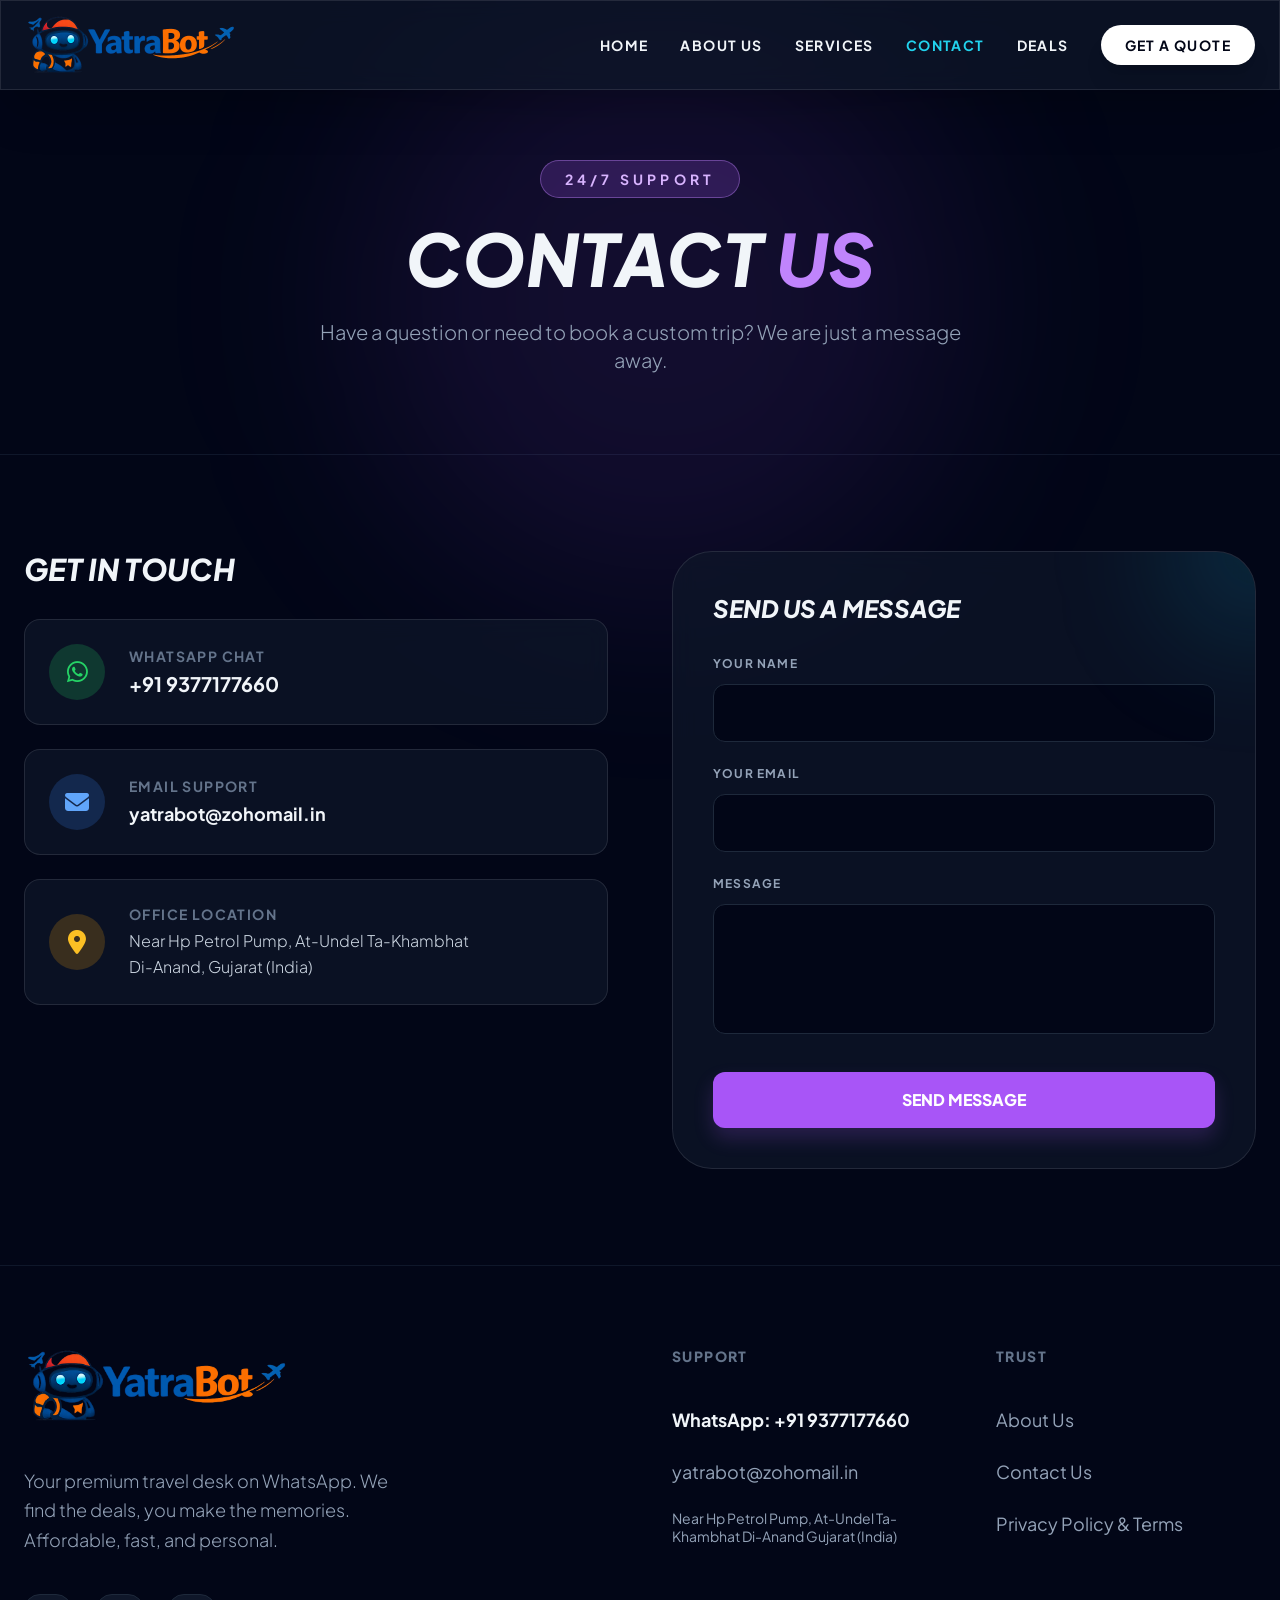
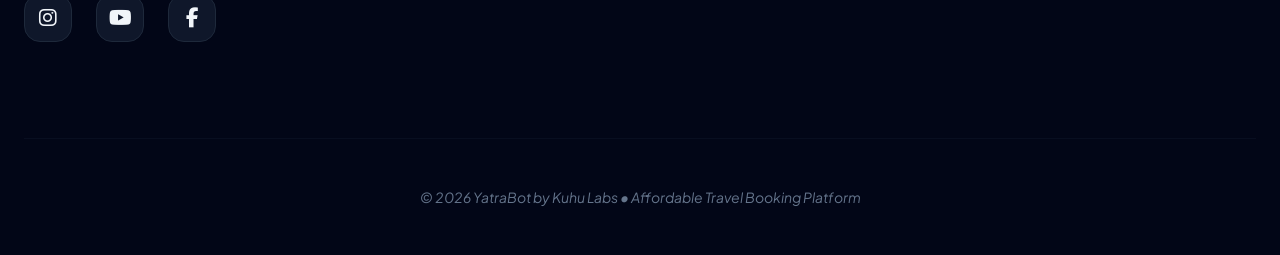
<file: contact.html>
<!DOCTYPE html>
<html lang="en">

<head>
    <meta charset="UTF-8">
    <meta name="viewport" content="width=device-width, initial-scale=1.0">
    <title>Contact Us - YatraBot | 24/7 Travel Support</title>
    
    <!-- Primary Meta Tags -->
    <meta name="title" content="Contact Us - YatraBot | 24/7 Travel Support">
    <meta name="description" content="Get in touch with YatraBot for customized holiday packages, flight bookings, and 24/7 WhatsApp travel support. We are here to help.">
    <meta name="keywords" content="contact YatraBot, travel support, WhatsApp travel agent, book holiday, Gujarat travel agency">
    <link rel="canonical" href="https://yatrabot.com/contact.html">
    <link rel="icon" type="image/png" href="image/fevicon.png">

    <!-- Open Graph / Facebook / WhatsApp -->
    <meta property="og:type" content="website">
    <meta property="og:url" content="https://yatrabot.com/contact.html">
    <meta property="og:title" content="Contact Us - YatraBot">
    <meta property="og:description" content="Message us directly on WhatsApp for instant quotes and booking support. Your dream vacation is a text away!">
    <meta property="og:image" content="https://yatrabot.com/image/logo.png">

    <!-- Twitter -->
    <meta property="twitter:card" content="summary_large_image">
    <meta property="twitter:url" content="https://yatrabot.com/contact.html">
    <meta property="twitter:title" content="Contact Us - YatraBot">
    <meta property="twitter:description" content="Message us directly on WhatsApp for instant quotes and booking support. Your dream vacation is a text away!">
    <meta property="twitter:image" content="https://yatrabot.com/image/logo.png">
    <link rel="stylesheet" href="style.css">
    <link href="https://unpkg.com/aos@2.3.1/dist/aos.css" rel="stylesheet">
    <link rel="stylesheet" href="https://cdnjs.cloudflare.com/ajax/libs/font-awesome/6.4.0/css/all.min.css">
    <style>
        @import url('https://fonts.googleapis.com/css2?family=Plus+Jakarta+Sans:ital,wght@0,200;0,400;0,700;0,800;1,400&display=swap');

        body {
            font-family: 'Plus Jakarta Sans', sans-serif;
            background-color: #020617;
            color: #f1f5f9;
        }

        .glass {
            background: rgba(15, 23, 42, 0.7);
            backdrop-filter: blur(12px);
            border: 1px solid rgba(255, 255, 255, 0.1);
        }
    </style>
</head>

<body class="overflow-x-hidden">

    <!-- Navigation -->
    <nav id="navbar" class="fixed w-full z-[100] transition-all duration-300 py-3 glass shadow-2xl border-b border-slate-800">
        <div class="max-w-7xl mx-auto px-6 flex justify-between items-center">
            <div class="flex items-center cursor-pointer">
                <a href="index.html"><img src="image/logo.png" alt="YatraBot Logo" class="h-16 w-auto object-contain"></a>
            </div>
            <div class="hidden md:flex items-center gap-8 text-sm font-bold uppercase tracking-widest">
                <a href="index.html" class="hover:text-cyan-400 transition-colors">Home</a>
                <a href="about.html" class="hover:text-cyan-400 transition-colors">About Us</a>
                <a href="index.html#services" class="hover:text-cyan-400 transition-colors">Services</a>
                <a href="contact.html" class="text-cyan-400">Contact</a>
                <a href="index.html#deals" class="hover:text-cyan-400 transition-colors">Deals</a>
                <a href="https://wa.me/message/462IELCOVSHBL1"
                    class="bg-white text-slate-950 px-6 py-2.5 rounded-full hover:bg-cyan-400 transition-all active:scale-95 shadow-xl">Get
                    a Quote</a>
            </div>
            <button class="md:hidden text-white text-2xl" onclick="toggleMenu()"><i class="fas fa-bars"></i></button>
        </div>
    </nav>

    <!-- Mobile Menu Overlay -->
    <div id="mobile-menu"
        class="fixed inset-0 bg-slate-950 z-[110] flex flex-col items-center justify-center gap-8 hidden">
        <button class="absolute top-8 right-8 text-white text-3xl" onclick="toggleMenu()"><i class="fas fa-times"></i></button>
        <a href="index.html" class="text-3xl font-bold" onclick="toggleMenu()">Home</a>
        <a href="about.html" class="text-3xl font-bold" onclick="toggleMenu()">About Us</a>
        <a href="index.html#services" class="text-3xl font-bold" onclick="toggleMenu()">Services</a>
        <a href="index.html#deals" class="text-3xl font-bold" onclick="toggleMenu()">Hot Deals</a>
        <a href="contact.html" class="text-3xl font-bold text-cyan-400" onclick="toggleMenu()">Contact</a>
        <a href="https://wa.me/message/462IELCOVSHBL1" class="bg-cyan-500 text-slate-950 px-10 py-4 rounded-2xl font-black">CHAT WHATSAPP</a>
    </div>

    <!-- Page Header -->
    <section class="pt-40 pb-20 relative border-b border-slate-900">
        <div class="absolute top-0 right-1/4 w-[600px] h-[600px] bg-purple-500/10 rounded-full blur-[100px] pointer-events-none"></div>
        <div class="max-w-7xl mx-auto px-6 relative z-10 text-center" data-aos="fade-up" data-aos-duration="1000">
            <span class="inline-block bg-purple-500/20 border border-purple-400/40 text-purple-300 text-sm font-bold uppercase tracking-[0.3em] px-6 py-2 rounded-full mb-6">24/7 Support</span>
            <h1 class="text-5xl md:text-7xl font-black mb-6 uppercase italic">Contact <span class="text-purple-400">Us</span></h1>
            <p class="text-xl text-slate-400 font-light max-w-2xl mx-auto">Have a question or need to book a custom trip? We are just a message away.</p>
        </div>
    </section>

    <!-- Content Section -->
    <section class="py-24 max-w-7xl mx-auto px-6" data-aos="fade-up" data-aos-duration="1000">
        <div class="grid md:grid-cols-2 gap-16">
            
            <!-- Contact Details -->
            <div>
                <h3 class="text-3xl font-black uppercase italic mb-8">Get in Touch</h3>
                
                <div class="space-y-6">
                    <a href="https://wa.me/message/462IELCOVSHBL1" class="glass p-6 rounded-2xl flex items-center gap-6 hover:border-cyan-400 transition-colors group">
                        <div class="w-14 h-14 bg-[#25D366]/20 rounded-full flex items-center justify-center text-[#25D366] group-hover:scale-110 transition-transform">
                            <i class="fab fa-whatsapp text-2xl"></i>
                        </div>
                        <div>
                            <h4 class="text-sm font-bold uppercase tracking-widest text-slate-500 mb-1">WhatsApp Chat</h4>
                            <p class="text-xl font-bold">+91 9377177660</p>
                        </div>
                    </a>
                    
                    <div class="glass p-6 rounded-2xl flex items-center gap-6">
                        <div class="w-14 h-14 bg-blue-500/20 rounded-full flex items-center justify-center text-blue-400">
                            <i class="fas fa-envelope text-2xl"></i>
                        </div>
                        <div>
                            <h4 class="text-sm font-bold uppercase tracking-widest text-slate-500 mb-1">Email Support</h4>
                            <p class="text-lg font-bold">yatrabot@zohomail.in</p>
                        </div>
                    </div>
                    
                    <div class="glass p-6 rounded-2xl flex items-center gap-6">
                        <div class="w-14 h-14 bg-amber-500/20 rounded-full flex items-center justify-center text-amber-400">
                            <i class="fas fa-map-marker-alt text-2xl"></i>
                        </div>
                        <div>
                            <h4 class="text-sm font-bold uppercase tracking-widest text-slate-500 mb-1">Office Location</h4>
                            <p class="text-slate-300 font-light leading-relaxed">Near Hp Petrol Pump, At-Undel Ta-Khambhat<br>Di-Anand, Gujarat (India)</p>
                        </div>
                    </div>
                </div>
            </div>

            <!-- Simple Form -->
            <div class="glass p-10 rounded-[2.5rem] relative overflow-hidden">
                <div class="absolute -top-20 -right-20 w-40 h-40 bg-cyan-500/20 rounded-full blur-3xl"></div>
                <h3 class="text-2xl font-black uppercase italic mb-8">Send us a message</h3>
                <form id="contactForm" onsubmit="submitContact(event)">
                    <div class="mb-6">
                        <label class="block text-xs font-bold uppercase tracking-widest text-slate-400 mb-3">Your Name</label>
                        <input type="text" id="contactName" required class="w-full bg-slate-950 border border-slate-800 rounded-xl py-4 px-6 text-white focus:outline-none focus:border-purple-400 transition-colors">
                    </div>
                    <div class="mb-6">
                        <label class="block text-xs font-bold uppercase tracking-widest text-slate-400 mb-3">Your Email</label>
                        <input type="email" id="contactEmail" required class="w-full bg-slate-950 border border-slate-800 rounded-xl py-4 px-6 text-white focus:outline-none focus:border-purple-400 transition-colors">
                    </div>
                    <div class="mb-8">
                        <label class="block text-xs font-bold uppercase tracking-widest text-slate-400 mb-3">Message</label>
                        <textarea id="contactMessage" rows="4" required class="w-full bg-slate-950 border border-slate-800 rounded-xl py-4 px-6 text-white focus:outline-none focus:border-purple-400 transition-colors resize-none"></textarea>
                    </div>
                    <button type="submit" class="w-full bg-purple-500 text-white py-4 rounded-xl font-black hover:bg-purple-400 transition-all shadow-[0_10px_20px_rgba(168,85,247,0.2)] active:scale-95">
                        SEND MESSAGE
                    </button>
                </form>
            </div>

        </div>
    </section>

    <!-- Footer -->
    <footer class="bg-[#020617] pt-20 pb-12 border-t border-slate-900">
        <div class="max-w-7xl mx-auto px-6">
            <div class="grid md:grid-cols-4 gap-16 mb-24">
                <div class="col-span-2">
                    <div class="flex items-center mb-10">
                        <img src="image/logo.png" alt="YatraBot Logo" class="h-20 w-auto object-contain" loading="lazy">
                    </div>
                    <p class="text-slate-400 text-lg font-light leading-relaxed max-w-sm mb-10">Your premium travel desk
                        on WhatsApp. We find the deals, you make the memories. Affordable, fast, and personal.</p>
                    <div class="flex gap-6">
                        <a href="https://instagram.com/yatra_bot" target="_blank" class="w-12 h-12 bg-slate-900 border border-slate-800 rounded-2xl flex items-center justify-center hover:bg-cyan-500 hover:text-slate-950 transition-all"><i class="fab fa-instagram text-xl"></i></a>
                        <a href="https://youtube.com/@yatra_bot" target="_blank" class="w-12 h-12 bg-slate-900 border border-slate-800 rounded-2xl flex items-center justify-center hover:bg-cyan-500 hover:text-slate-950 transition-all"><i class="fab fa-youtube text-xl"></i></a>
                        <a href="https://facebook.com/yatrabot" target="_blank" class="w-12 h-12 bg-slate-900 border border-slate-800 rounded-2xl flex items-center justify-center hover:bg-cyan-500 hover:text-slate-950 transition-all"><i class="fab fa-facebook-f text-xl"></i></a>
                    </div>
                </div>
                <div>
                    <h5 class="text-sm font-black uppercase tracking-widest text-slate-500 mb-10">Support</h5>
                    <ul class="space-y-6 text-lg">
                        <li class="font-bold">WhatsApp: +91 9377177660</li>
                        <li class="text-slate-400">yatrabot@zohomail.in</li>
                        <li class="text-slate-400 text-sm leading-tight">Near Hp Petrol Pump, At-Undel Ta-Khambhat
                            Di-Anand Gujarat (India)</li>
                    </ul>
                </div>
                <div>
                    <h5 class="text-sm font-black uppercase tracking-widest text-slate-500 mb-10">Trust</h5>
                    <ul class="space-y-6 text-lg text-slate-400">
                        <li><a href="about.html" class="hover:text-cyan-400 transition-colors">About Us</a></li>
                        <li><a href="contact.html" class="hover:text-cyan-400 transition-colors">Contact Us</a></li>
                        <li><a href="privacy.html" class="hover:text-cyan-400 transition-colors">Privacy Policy & Terms</a></li>
                    </ul>
                </div>
            </div>
            <div class="pt-12 border-t border-slate-900/50 text-center">
                <p class="text-slate-500 text-sm italic">© 2026 YatraBot by Kuhu Labs • Affordable Travel Booking
                    Platform</p>
            </div>
        </div>
    </footer>

    <script src="https://unpkg.com/aos@2.3.1/dist/aos.js"></script>
    <script>
        AOS.init({ once: true, offset: 50 });
        function toggleMenu() {
            document.getElementById('mobile-menu').classList.toggle('hidden');
        }
        
        function submitContact(e) {
            e.preventDefault();
            const name = document.getElementById('contactName').value;
            const email = document.getElementById('contactEmail').value;
            const msg = document.getElementById('contactMessage').value;
            
            const whatsappMsg = `Hi YatraBot Support!\n\n*Name:* ${name}\n*Email:* ${email}\n\n*Message:*\n${msg}`;
            const encodedMsg = encodeURIComponent(whatsappMsg);
            
            alert("We are redirecting you to WhatsApp to send this message securely.");
            window.open(`https://wa.me/919377177660?text=${encodedMsg}`, '_blank');
        }
    </script>
</body>

</html>
</file>
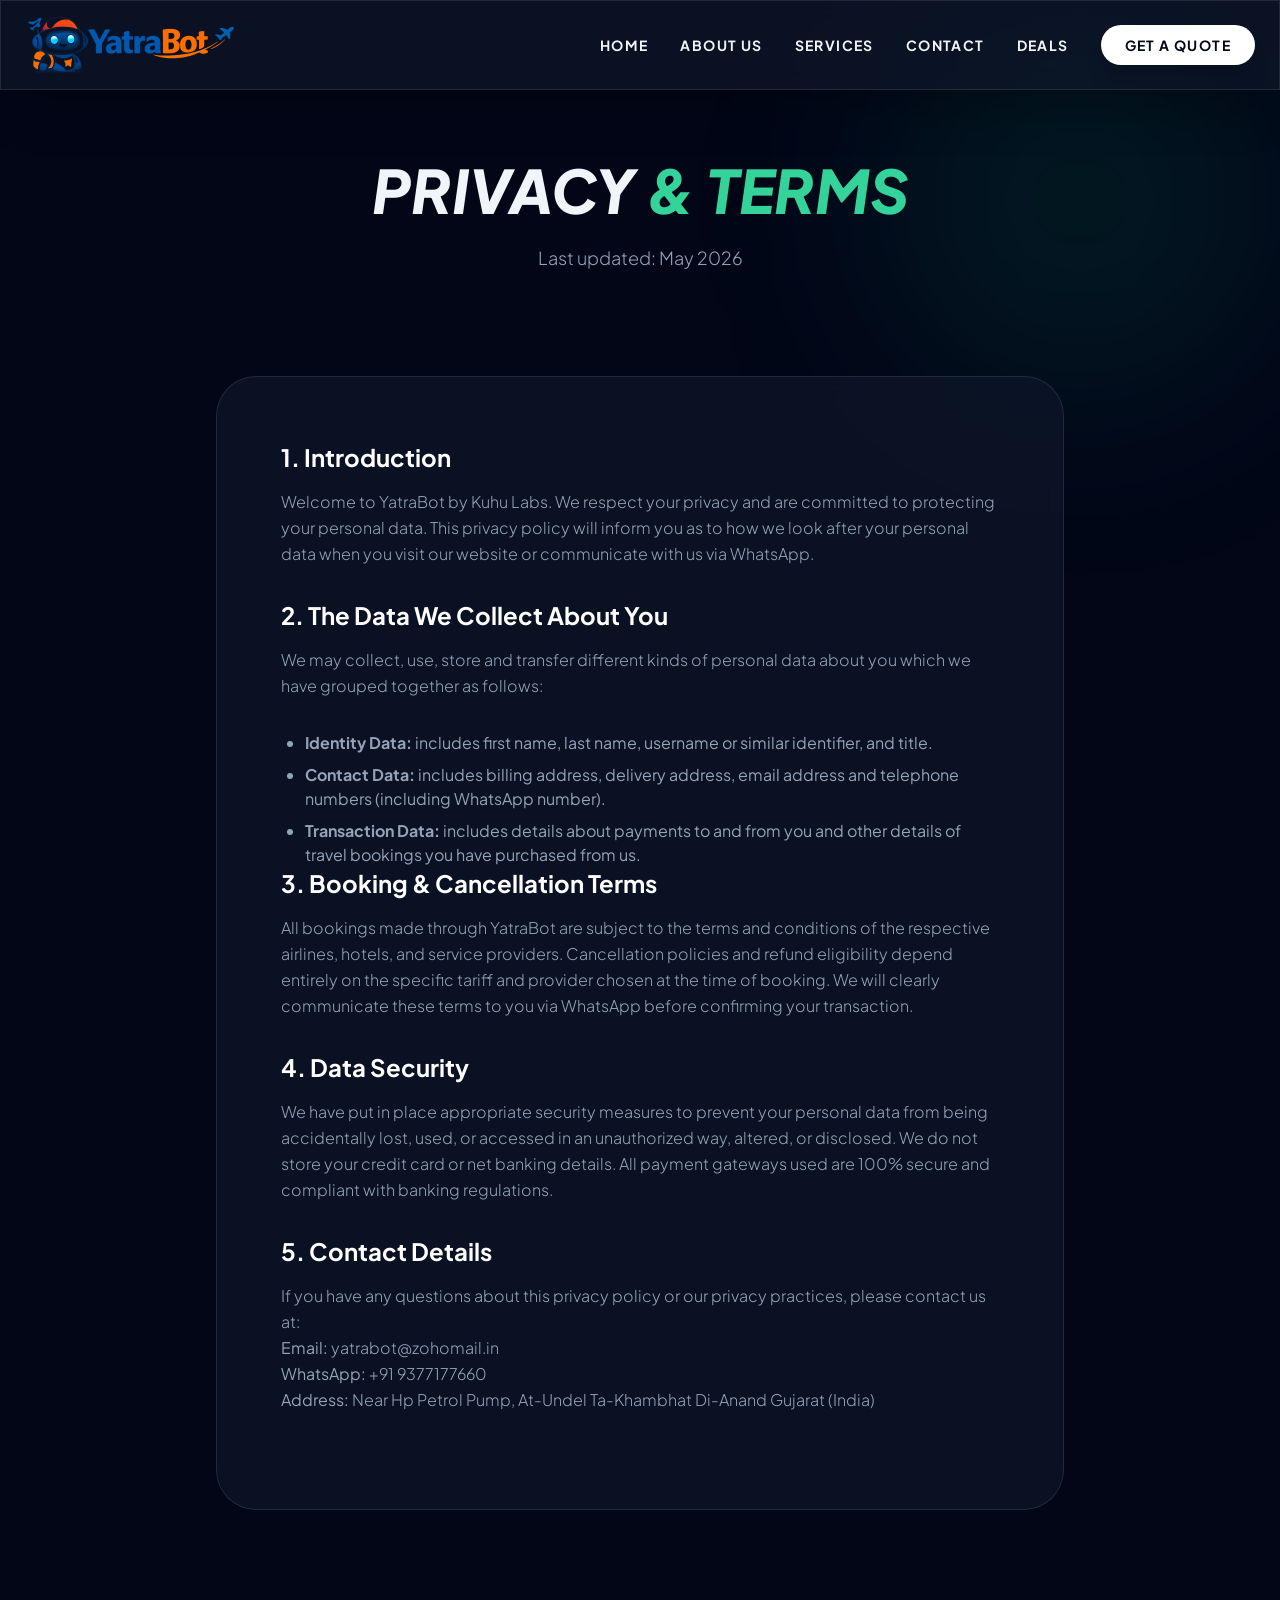
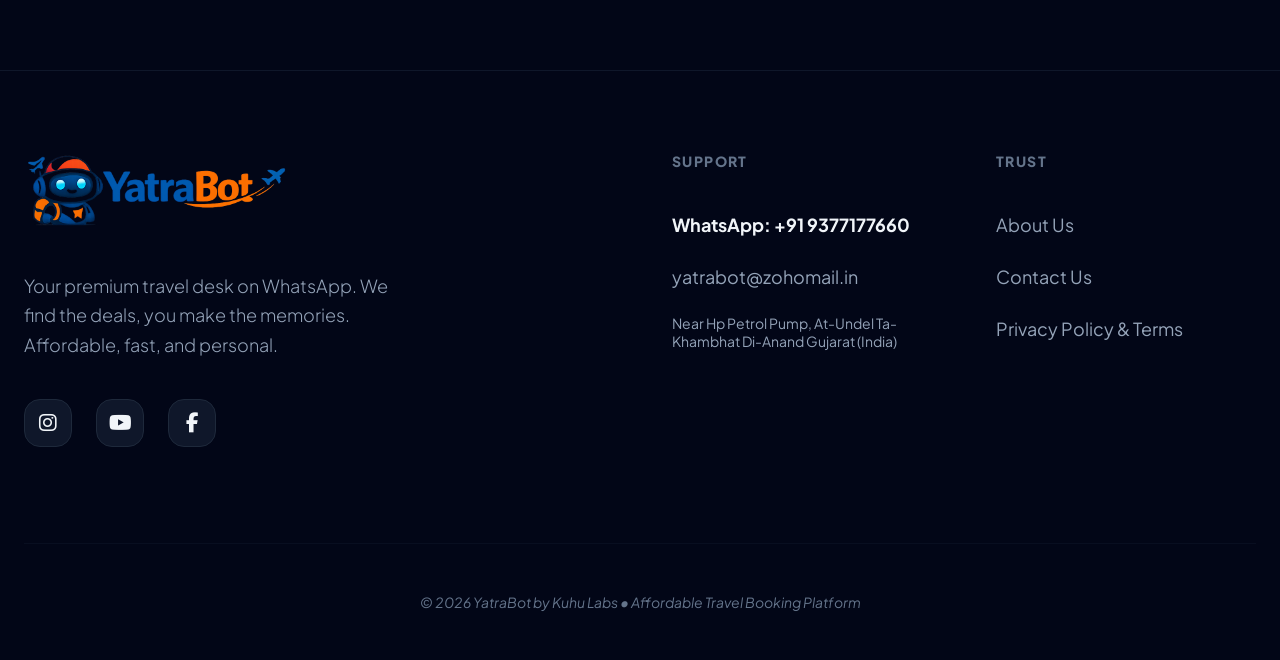
<file: privacy.html>
<!DOCTYPE html>
<html lang="en">

<head>
    <meta charset="UTF-8">
    <meta name="viewport" content="width=device-width, initial-scale=1.0">
    <title>Privacy Policy - YatraBot</title>
    
    <!-- Primary Meta Tags -->
    <meta name="title" content="Privacy Policy & Terms - YatraBot">
    <meta name="description" content="Read YatraBot's Privacy Policy and Booking Terms. We ensure your data is secure and our booking process is 100% transparent.">
    <meta name="keywords" content="privacy policy, terms and conditions, YatraBot terms, data security travel">
    <link rel="canonical" href="https://yatrabot.com/privacy.html">
    <link rel="icon" type="image/png" href="image/fevicon.png">

    <!-- Open Graph / Facebook / WhatsApp -->
    <meta property="og:type" content="website">
    <meta property="og:url" content="https://yatrabot.com/privacy.html">
    <meta property="og:title" content="Privacy Policy & Terms - YatraBot">
    <meta property="og:description" content="Read our transparent booking terms and privacy policy. Your data security is our priority.">
    <meta property="og:image" content="https://yatrabot.com/image/logo.png">

    <!-- Twitter -->
    <meta property="twitter:card" content="summary_large_image">
    <meta property="twitter:url" content="https://yatrabot.com/privacy.html">
    <meta property="twitter:title" content="Privacy Policy & Terms - YatraBot">
    <meta property="twitter:description" content="Read our transparent booking terms and privacy policy. Your data security is our priority.">
    <meta property="twitter:image" content="https://yatrabot.com/image/logo.png">
    <link rel="stylesheet" href="style.css">
    <link href="https://unpkg.com/aos@2.3.1/dist/aos.css" rel="stylesheet">
    <link rel="stylesheet" href="https://cdnjs.cloudflare.com/ajax/libs/font-awesome/6.4.0/css/all.min.css">
    <style>
        @import url('https://fonts.googleapis.com/css2?family=Plus+Jakarta+Sans:ital,wght@0,200;0,400;0,700;0,800;1,400&display=swap');

        body {
            font-family: 'Plus Jakarta Sans', sans-serif;
            background-color: #020617;
            color: #f1f5f9;
        }

        .glass {
            background: rgba(15, 23, 42, 0.7);
            backdrop-filter: blur(12px);
            border: 1px solid rgba(255, 255, 255, 0.1);
        }
    </style>
</head>

<body class="overflow-x-hidden">

    <!-- Navigation -->
    <nav id="navbar" class="fixed w-full z-[100] transition-all duration-300 py-3 glass shadow-2xl border-b border-slate-800">
        <div class="max-w-7xl mx-auto px-6 flex justify-between items-center">
            <div class="flex items-center cursor-pointer">
                <a href="index.html"><img src="image/logo.png" alt="YatraBot Logo" class="h-16 w-auto object-contain"></a>
            </div>
            <div class="hidden md:flex items-center gap-8 text-sm font-bold uppercase tracking-widest">
                <a href="index.html" class="hover:text-cyan-400 transition-colors">Home</a>
                <a href="about.html" class="hover:text-cyan-400 transition-colors">About Us</a>
                <a href="index.html#services" class="hover:text-cyan-400 transition-colors">Services</a>
                <a href="contact.html" class="hover:text-cyan-400 transition-colors">Contact</a>
                <a href="index.html#deals" class="hover:text-cyan-400 transition-colors">Deals</a>
                <a href="https://wa.me/message/462IELCOVSHBL1"
                    class="bg-white text-slate-950 px-6 py-2.5 rounded-full hover:bg-cyan-400 transition-all active:scale-95 shadow-xl">Get
                    a Quote</a>
            </div>
            <button class="md:hidden text-white text-2xl" onclick="toggleMenu()"><i class="fas fa-bars"></i></button>
        </div>
    </nav>

    <!-- Mobile Menu Overlay -->
    <div id="mobile-menu"
        class="fixed inset-0 bg-slate-950 z-[110] flex flex-col items-center justify-center gap-8 hidden">
        <button class="absolute top-8 right-8 text-white text-3xl" onclick="toggleMenu()"><i class="fas fa-times"></i></button>
        <a href="index.html" class="text-3xl font-bold" onclick="toggleMenu()">Home</a>
        <a href="about.html" class="text-3xl font-bold" onclick="toggleMenu()">About Us</a>
        <a href="index.html#services" class="text-3xl font-bold" onclick="toggleMenu()">Services</a>
        <a href="index.html#deals" class="text-3xl font-bold" onclick="toggleMenu()">Hot Deals</a>
        <a href="contact.html" class="text-3xl font-bold" onclick="toggleMenu()">Contact</a>
        <a href="https://wa.me/message/462IELCOVSHBL1" class="bg-cyan-500 text-slate-950 px-10 py-4 rounded-2xl font-black">CHAT WHATSAPP</a>
    </div>

    <!-- Page Header -->
    <section class="pt-40 pb-10 relative">
        <div class="absolute top-0 right-0 w-[400px] h-[400px] bg-emerald-500/10 rounded-full blur-[100px] pointer-events-none"></div>
        <div class="max-w-4xl mx-auto px-6 relative z-10 text-center" data-aos="fade-up" data-aos-duration="1000">
            <h1 class="text-4xl md:text-6xl font-black mb-6 uppercase italic">Privacy <span class="text-emerald-400">& Terms</span></h1>
            <p class="text-lg text-slate-400 font-light">Last updated: May 2026</p>
        </div>
    </section>

    <!-- Content Section -->
    <section class="py-16 max-w-4xl mx-auto px-6 mb-24" data-aos="fade-up" data-aos-duration="1000">
        <div class="glass p-10 md:p-16 rounded-[2.5rem] prose prose-invert max-w-none">
            
            <h3 class="text-2xl font-bold text-white mb-4">1. Introduction</h3>
            <p class="text-slate-400 font-light leading-relaxed mb-8">
                Welcome to YatraBot by Kuhu Labs. We respect your privacy and are committed to protecting your personal data. This privacy policy will inform you as to how we look after your personal data when you visit our website or communicate with us via WhatsApp.
            </p>

            <h3 class="text-2xl font-bold text-white mb-4">2. The Data We Collect About You</h3>
            <p class="text-slate-400 font-light leading-relaxed mb-8">
                We may collect, use, store and transfer different kinds of personal data about you which we have grouped together as follows:
                <ul class="list-disc pl-6 mt-2 space-y-2 text-slate-400">
                    <li><strong>Identity Data:</strong> includes first name, last name, username or similar identifier, and title.</li>
                    <li><strong>Contact Data:</strong> includes billing address, delivery address, email address and telephone numbers (including WhatsApp number).</li>
                    <li><strong>Transaction Data:</strong> includes details about payments to and from you and other details of travel bookings you have purchased from us.</li>
                </ul>
            </p>

            <h3 class="text-2xl font-bold text-white mb-4">3. Booking & Cancellation Terms</h3>
            <p class="text-slate-400 font-light leading-relaxed mb-8">
                All bookings made through YatraBot are subject to the terms and conditions of the respective airlines, hotels, and service providers. Cancellation policies and refund eligibility depend entirely on the specific tariff and provider chosen at the time of booking. We will clearly communicate these terms to you via WhatsApp before confirming your transaction.
            </p>

            <h3 class="text-2xl font-bold text-white mb-4">4. Data Security</h3>
            <p class="text-slate-400 font-light leading-relaxed mb-8">
                We have put in place appropriate security measures to prevent your personal data from being accidentally lost, used, or accessed in an unauthorized way, altered, or disclosed. We do not store your credit card or net banking details. All payment gateways used are 100% secure and compliant with banking regulations.
            </p>

            <h3 class="text-2xl font-bold text-white mb-4">5. Contact Details</h3>
            <p class="text-slate-400 font-light leading-relaxed mb-8">
                If you have any questions about this privacy policy or our privacy practices, please contact us at:<br>
                <strong>Email:</strong> yatrabot@zohomail.in<br>
                <strong>WhatsApp:</strong> +91 9377177660<br>
                <strong>Address:</strong> Near Hp Petrol Pump, At-Undel Ta-Khambhat Di-Anand Gujarat (India)
            </p>

        </div>
    </section>

    <!-- Footer -->
    <footer class="bg-[#020617] pt-20 pb-12 border-t border-slate-900">
        <div class="max-w-7xl mx-auto px-6">
            <div class="grid md:grid-cols-4 gap-16 mb-24">
                <div class="col-span-2">
                    <div class="flex items-center mb-10">
                        <img src="image/logo.png" alt="YatraBot Logo" class="h-20 w-auto object-contain" loading="lazy">
                    </div>
                    <p class="text-slate-400 text-lg font-light leading-relaxed max-w-sm mb-10">Your premium travel desk
                        on WhatsApp. We find the deals, you make the memories. Affordable, fast, and personal.</p>
                    <div class="flex gap-6">
                        <a href="https://instagram.com/yatra_bot" target="_blank" class="w-12 h-12 bg-slate-900 border border-slate-800 rounded-2xl flex items-center justify-center hover:bg-cyan-500 hover:text-slate-950 transition-all"><i class="fab fa-instagram text-xl"></i></a>
                        <a href="https://youtube.com/@yatra_bot" target="_blank" class="w-12 h-12 bg-slate-900 border border-slate-800 rounded-2xl flex items-center justify-center hover:bg-cyan-500 hover:text-slate-950 transition-all"><i class="fab fa-youtube text-xl"></i></a>
                        <a href="https://facebook.com/yatrabot" target="_blank" class="w-12 h-12 bg-slate-900 border border-slate-800 rounded-2xl flex items-center justify-center hover:bg-cyan-500 hover:text-slate-950 transition-all"><i class="fab fa-facebook-f text-xl"></i></a>
                    </div>
                </div>
                <div>
                    <h5 class="text-sm font-black uppercase tracking-widest text-slate-500 mb-10">Support</h5>
                    <ul class="space-y-6 text-lg">
                        <li class="font-bold">WhatsApp: +91 9377177660</li>
                        <li class="text-slate-400">yatrabot@zohomail.in</li>
                        <li class="text-slate-400 text-sm leading-tight">Near Hp Petrol Pump, At-Undel Ta-Khambhat
                            Di-Anand Gujarat (India)</li>
                    </ul>
                </div>
                <div>
                    <h5 class="text-sm font-black uppercase tracking-widest text-slate-500 mb-10">Trust</h5>
                    <ul class="space-y-6 text-lg text-slate-400">
                        <li><a href="about.html" class="hover:text-cyan-400 transition-colors">About Us</a></li>
                        <li><a href="contact.html" class="hover:text-cyan-400 transition-colors">Contact Us</a></li>
                        <li><a href="privacy.html" class="hover:text-cyan-400 transition-colors">Privacy Policy & Terms</a></li>
                    </ul>
                </div>
            </div>
            <div class="pt-12 border-t border-slate-900/50 text-center">
                <p class="text-slate-500 text-sm italic">© 2026 YatraBot by Kuhu Labs • Affordable Travel Booking
                    Platform</p>
            </div>
        </div>
    </footer>

    <script src="https://unpkg.com/aos@2.3.1/dist/aos.js"></script>
    <script>
        AOS.init({ once: true, offset: 50 });
        function toggleMenu() {
            document.getElementById('mobile-menu').classList.toggle('hidden');
        }
    </script>
</body>

</html>
</file>
<file: style.css>
/*! tailwindcss v3.4.3 | MIT License | https://tailwindcss.com*/*,:after,:before{border:0 solid #e5e7eb;box-sizing:border-box}:after,:before{--tw-content:""}:host,html{-webkit-text-size-adjust:100%;font-feature-settings:normal;-webkit-tap-highlight-color:transparent;font-family:ui-sans-serif,system-ui,sans-serif,Apple Color Emoji,Segoe UI Emoji,Segoe UI Symbol,Noto Color Emoji;font-variation-settings:normal;line-height:1.5;-moz-tab-size:4;-o-tab-size:4;tab-size:4}body{line-height:inherit;margin:0}hr{border-top-width:1px;color:inherit;height:0}abbr:where([title]){-webkit-text-decoration:underline dotted;text-decoration:underline dotted}h1,h2,h3,h4,h5,h6{font-size:inherit;font-weight:inherit}a{color:inherit;text-decoration:inherit}b,strong{font-weight:bolder}code,kbd,pre,samp{font-feature-settings:normal;font-family:ui-monospace,SFMono-Regular,Menlo,Monaco,Consolas,Liberation Mono,Courier New,monospace;font-size:1em;font-variation-settings:normal}small{font-size:80%}sub,sup{font-size:75%;line-height:0;position:relative;vertical-align:initial}sub{bottom:-.25em}sup{top:-.5em}table{border-collapse:collapse;border-color:inherit;text-indent:0}button,input,optgroup,select,textarea{font-feature-settings:inherit;color:inherit;font-family:inherit;font-size:100%;font-variation-settings:inherit;font-weight:inherit;letter-spacing:inherit;line-height:inherit;margin:0;padding:0}button,select{text-transform:none}button,input:where([type=button]),input:where([type=reset]),input:where([type=submit]){-webkit-appearance:button;background-color:initial;background-image:none}:-moz-focusring{outline:auto}:-moz-ui-invalid{box-shadow:none}progress{vertical-align:initial}::-webkit-inner-spin-button,::-webkit-outer-spin-button{height:auto}[type=search]{-webkit-appearance:textfield;outline-offset:-2px}::-webkit-search-decoration{-webkit-appearance:none}::-webkit-file-upload-button{-webkit-appearance:button;font:inherit}summary{display:list-item}blockquote,dd,dl,figure,h1,h2,h3,h4,h5,h6,hr,p,pre{margin:0}fieldset{margin:0}fieldset,legend{padding:0}menu,ol,ul{list-style:none;margin:0;padding:0}dialog{padding:0}textarea{resize:vertical}input::-moz-placeholder,textarea::-moz-placeholder{color:#9ca3af;opacity:1}input::placeholder,textarea::placeholder{color:#9ca3af;opacity:1}[role=button],button{cursor:pointer}:disabled{cursor:default}audio,canvas,embed,iframe,img,object,svg,video{display:block;vertical-align:middle}img,video{height:auto;max-width:100%}[hidden]{display:none}*,::backdrop,:after,:before{--tw-border-spacing-x:0;--tw-border-spacing-y:0;--tw-translate-x:0;--tw-translate-y:0;--tw-rotate:0;--tw-skew-x:0;--tw-skew-y:0;--tw-scale-x:1;--tw-scale-y:1;--tw-pan-x: ;--tw-pan-y: ;--tw-pinch-zoom: ;--tw-scroll-snap-strictness:proximity;--tw-gradient-from-position: ;--tw-gradient-via-position: ;--tw-gradient-to-position: ;--tw-ordinal: ;--tw-slashed-zero: ;--tw-numeric-figure: ;--tw-numeric-spacing: ;--tw-numeric-fraction: ;--tw-ring-inset: ;--tw-ring-offset-width:0px;--tw-ring-offset-color:#fff;--tw-ring-color:#3b82f680;--tw-ring-offset-shadow:0 0 #0000;--tw-ring-shadow:0 0 #0000;--tw-shadow:0 0 #0000;--tw-shadow-colored:0 0 #0000;--tw-blur: ;--tw-brightness: ;--tw-contrast: ;--tw-grayscale: ;--tw-hue-rotate: ;--tw-invert: ;--tw-saturate: ;--tw-sepia: ;--tw-drop-shadow: ;--tw-backdrop-blur: ;--tw-backdrop-brightness: ;--tw-backdrop-contrast: ;--tw-backdrop-grayscale: ;--tw-backdrop-hue-rotate: ;--tw-backdrop-invert: ;--tw-backdrop-opacity: ;--tw-backdrop-saturate: ;--tw-backdrop-sepia: ;--tw-contain-size: ;--tw-contain-layout: ;--tw-contain-paint: ;--tw-contain-style: }.pointer-events-none{pointer-events:none}.fixed{position:fixed}.absolute{position:absolute}.relative{position:relative}.inset-0{inset:0}.-right-20{right:-5rem}.-right-3{right:-.75rem}.-top-20{top:-5rem}.-top-3{top:-.75rem}.bottom-0{bottom:0}.bottom-10{bottom:2.5rem}.left-0{left:0}.left-1\/2{left:50%}.left-1\/3{left:33.333333%}.left-4{left:1rem}.right-0{right:0}.right-1\/3{right:33.333333%}.right-1\/4{right:25%}.right-10{right:2.5rem}.right-4{right:1rem}.right-8{right:2rem}.right-full{right:100%}.top-0{top:0}.top-1\/2{top:50%}.top-16{top:4rem}.top-4{top:1rem}.top-8{top:2rem}.z-10{z-index:10}.z-20{z-index:20}.z-30{z-index:30}.z-40{z-index:40}.z-\[100\]{z-index:100}.z-\[110\]{z-index:110}.z-\[120\]{z-index:120}.col-span-2{grid-column:span 2/span 2}.mx-auto{margin-left:auto;margin-right:auto}.-mt-10{margin-top:-2.5rem}.mb-1{margin-bottom:.25rem}.mb-10{margin-bottom:2.5rem}.mb-12{margin-bottom:3rem}.mb-16{margin-bottom:4rem}.mb-2{margin-bottom:.5rem}.mb-20{margin-bottom:5rem}.mb-24{margin-bottom:6rem}.mb-3{margin-bottom:.75rem}.mb-4{margin-bottom:1rem}.mb-5{margin-bottom:1.25rem}.mb-6{margin-bottom:1.5rem}.mb-8{margin-bottom:2rem}.mr-2{margin-right:.5rem}.mr-6{margin-right:1.5rem}.mt-10{margin-top:2.5rem}.mt-16{margin-top:4rem}.mt-2{margin-top:.5rem}.mt-4{margin-top:1rem}.line-clamp-2{-webkit-box-orient:vertical;-webkit-line-clamp:2;display:-webkit-box;overflow:hidden}.block{display:block}.inline-block{display:inline-block}.flex{display:flex}.inline-flex{display:inline-flex}.grid{display:grid}.hidden{display:none}.aspect-\[3\/4\]{aspect-ratio:3/4}.h-0{height:0}.h-0\.5{height:.125rem}.h-10{height:2.5rem}.h-12{height:3rem}.h-14{height:3.5rem}.h-16{height:4rem}.h-2{height:.5rem}.h-20{height:5rem}.h-32{height:8rem}.h-40{height:10rem}.h-60{height:15rem}.h-64{height:16rem}.h-9{height:2.25rem}.h-96{height:24rem}.h-\[400px\]{height:400px}.h-\[500px\]{height:500px}.h-\[600px\]{height:600px}.h-\[90vh\]{height:90vh}.h-full{height:100%}.max-h-0{max-height:0}.min-h-\[650px\]{min-height:650px}.w-12{width:3rem}.w-14{width:3.5rem}.w-3{width:.75rem}.w-32{width:8rem}.w-40{width:10rem}.w-64{width:16rem}.w-9{width:2.25rem}.w-96{width:24rem}.w-\[400px\]{width:400px}.w-\[600px\]{width:600px}.w-\[800px\]{width:800px}.w-auto{width:auto}.w-fit{width:-moz-fit-content;width:fit-content}.w-full{width:100%}.max-w-2xl{max-width:42rem}.max-w-3xl{max-width:48rem}.max-w-4xl{max-width:56rem}.max-w-5xl{max-width:64rem}.max-w-7xl{max-width:80rem}.max-w-lg{max-width:32rem}.max-w-none{max-width:none}.max-w-sm{max-width:24rem}.max-w-xl{max-width:36rem}.flex-grow{flex-grow:1}.-translate-x-1\/2{--tw-translate-x:-50%}.-translate-x-1\/2,.-translate-y-1\/2{transform:translate(var(--tw-translate-x),var(--tw-translate-y)) rotate(var(--tw-rotate)) skewX(var(--tw-skew-x)) skewY(var(--tw-skew-y)) scaleX(var(--tw-scale-x)) scaleY(var(--tw-scale-y))}.-translate-y-1\/2{--tw-translate-y:-50%}.translate-x-4{--tw-translate-x:1rem}.transform,.translate-x-4{transform:translate(var(--tw-translate-x),var(--tw-translate-y)) rotate(var(--tw-rotate)) skewX(var(--tw-skew-x)) skewY(var(--tw-skew-y)) scaleX(var(--tw-scale-x)) scaleY(var(--tw-scale-y))}.cursor-pointer{cursor:pointer}.resize-none{resize:none}.list-disc{list-style-type:disc}.grid-cols-1{grid-template-columns:repeat(1,minmax(0,1fr))}.grid-cols-2{grid-template-columns:repeat(2,minmax(0,1fr))}.flex-col{flex-direction:column}.items-end{align-items:flex-end}.items-center{align-items:center}.justify-center{justify-content:center}.justify-between{justify-content:space-between}.gap-1{gap:.25rem}.gap-10{gap:2.5rem}.gap-12{gap:3rem}.gap-16{gap:4rem}.gap-2{gap:.5rem}.gap-3{gap:.75rem}.gap-4{gap:1rem}.gap-6{gap:1.5rem}.gap-8{gap:2rem}.space-y-2>:not([hidden])~:not([hidden]){--tw-space-y-reverse:0;margin-bottom:calc(.5rem*var(--tw-space-y-reverse));margin-top:calc(.5rem*(1 - var(--tw-space-y-reverse)))}.space-y-4>:not([hidden])~:not([hidden]){--tw-space-y-reverse:0;margin-bottom:calc(1rem*var(--tw-space-y-reverse));margin-top:calc(1rem*(1 - var(--tw-space-y-reverse)))}.space-y-6>:not([hidden])~:not([hidden]){--tw-space-y-reverse:0;margin-bottom:calc(1.5rem*var(--tw-space-y-reverse));margin-top:calc(1.5rem*(1 - var(--tw-space-y-reverse)))}.overflow-hidden{overflow:hidden}.overflow-x-hidden{overflow-x:hidden}.whitespace-nowrap{white-space:nowrap}.rounded-2xl{border-radius:1rem}.rounded-3xl{border-radius:1.5rem}.rounded-\[2\.5rem\]{border-radius:2.5rem}.rounded-\[2rem\]{border-radius:2rem}.rounded-\[3rem\]{border-radius:3rem}.rounded-full{border-radius:9999px}.rounded-xl{border-radius:.75rem}.border{border-width:1px}.border-2{border-width:2px}.border-4{border-width:4px}.border-y{border-top-width:1px}.border-b,.border-y{border-bottom-width:1px}.border-b-4{border-bottom-width:4px}.border-l-4{border-left-width:4px}.border-t{border-top-width:1px}.border-amber-400\/40{border-color:#fbbf2466}.border-blue-400\/40{border-color:#60a5fa66}.border-cyan-400{--tw-border-opacity:1;border-color:rgb(34 211 238/var(--tw-border-opacity))}.border-cyan-400\/20{border-color:#22d3ee33}.border-cyan-400\/30{border-color:#22d3ee4d}.border-cyan-400\/40{border-color:#22d3ee66}.border-emerald-400{--tw-border-opacity:1;border-color:rgb(52 211 153/var(--tw-border-opacity))}.border-emerald-400\/40{border-color:#34d39966}.border-orange-400\/40{border-color:#fb923c66}.border-purple-400{--tw-border-opacity:1;border-color:rgb(192 132 252/var(--tw-border-opacity))}.border-purple-400\/40{border-color:#c084fc66}.border-slate-800{--tw-border-opacity:1;border-color:rgb(30 41 59/var(--tw-border-opacity))}.border-slate-900{--tw-border-opacity:1;border-color:rgb(15 23 42/var(--tw-border-opacity))}.border-slate-900\/50{border-color:#0f172a80}.border-white\/10{border-color:#ffffff1a}.border-white\/20{border-color:#fff3}.border-white\/30{border-color:#ffffff4d}.bg-\[\#020617\]{--tw-bg-opacity:1;background-color:rgb(2 6 23/var(--tw-bg-opacity))}.bg-\[\#25D366\]{--tw-bg-opacity:1;background-color:rgb(37 211 102/var(--tw-bg-opacity))}.bg-\[\#25D366\]\/20{background-color:#25d36633}.bg-amber-500\/20{background-color:#f59e0b33}.bg-black\/20{background-color:#0003}.bg-blue-500\/20{background-color:#3b82f633}.bg-cyan-400{--tw-bg-opacity:1;background-color:rgb(34 211 238/var(--tw-bg-opacity))}.bg-cyan-400\/20{background-color:#22d3ee33}.bg-cyan-500{--tw-bg-opacity:1;background-color:rgb(6 182 212/var(--tw-bg-opacity))}.bg-cyan-500\/10{background-color:#06b6d41a}.bg-cyan-500\/20{background-color:#06b6d433}.bg-emerald-400{--tw-bg-opacity:1;background-color:rgb(52 211 153/var(--tw-bg-opacity))}.bg-emerald-500\/10{background-color:#10b9811a}.bg-emerald-500\/20{background-color:#10b98133}.bg-orange-500\/20{background-color:#f9731633}.bg-purple-400{--tw-bg-opacity:1;background-color:rgb(192 132 252/var(--tw-bg-opacity))}.bg-purple-500{--tw-bg-opacity:1;background-color:rgb(168 85 247/var(--tw-bg-opacity))}.bg-purple-500\/10{background-color:#a855f71a}.bg-purple-500\/20{background-color:#a855f733}.bg-slate-800{--tw-bg-opacity:1;background-color:rgb(30 41 59/var(--tw-bg-opacity))}.bg-slate-900{--tw-bg-opacity:1;background-color:rgb(15 23 42/var(--tw-bg-opacity))}.bg-slate-900\/40{background-color:#0f172a66}.bg-slate-900\/50{background-color:#0f172a80}.bg-slate-900\/60{background-color:#0f172a99}.bg-slate-900\/80{background-color:#0f172acc}.bg-slate-950{--tw-bg-opacity:1;background-color:rgb(2 6 23/var(--tw-bg-opacity))}.bg-slate-950\/80{background-color:#020617cc}.bg-white{--tw-bg-opacity:1;background-color:rgb(255 255 255/var(--tw-bg-opacity))}.bg-white\/10{background-color:#ffffff1a}.bg-white\/40{background-color:#fff6}.bg-gradient-to-b{background-image:linear-gradient(to bottom,var(--tw-gradient-stops))}.bg-gradient-to-br{background-image:linear-gradient(to bottom right,var(--tw-gradient-stops))}.bg-gradient-to-r{background-image:linear-gradient(to right,var(--tw-gradient-stops))}.bg-gradient-to-t{background-image:linear-gradient(to top,var(--tw-gradient-stops))}.from-cyan-500{--tw-gradient-from:#06b6d4 var(--tw-gradient-from-position);--tw-gradient-to:#06b6d400 var(--tw-gradient-to-position);--tw-gradient-stops:var(--tw-gradient-from),var(--tw-gradient-to)}.from-cyan-500\/50{--tw-gradient-from:#06b6d480 var(--tw-gradient-from-position);--tw-gradient-to:#06b6d400 var(--tw-gradient-to-position);--tw-gradient-stops:var(--tw-gradient-from),var(--tw-gradient-to)}.from-cyan-600{--tw-gradient-from:#0891b2 var(--tw-gradient-from-position);--tw-gradient-to:#0891b200 var(--tw-gradient-to-position);--tw-gradient-stops:var(--tw-gradient-from),var(--tw-gradient-to)}.from-emerald-500{--tw-gradient-from:#10b981 var(--tw-gradient-from-position);--tw-gradient-to:#10b98100 var(--tw-gradient-to-position);--tw-gradient-stops:var(--tw-gradient-from),var(--tw-gradient-to)}.from-purple-500{--tw-gradient-from:#a855f7 var(--tw-gradient-from-position);--tw-gradient-to:#a855f700 var(--tw-gradient-to-position);--tw-gradient-stops:var(--tw-gradient-from),var(--tw-gradient-to)}.from-slate-900{--tw-gradient-from:#0f172a var(--tw-gradient-from-position);--tw-gradient-to:#0f172a00 var(--tw-gradient-to-position);--tw-gradient-stops:var(--tw-gradient-from),var(--tw-gradient-to)}.from-slate-950{--tw-gradient-from:#020617 var(--tw-gradient-from-position);--tw-gradient-to:#02061700 var(--tw-gradient-to-position);--tw-gradient-stops:var(--tw-gradient-from),var(--tw-gradient-to)}.from-slate-950\/50{--tw-gradient-from:#02061780 var(--tw-gradient-from-position);--tw-gradient-to:#02061700 var(--tw-gradient-to-position);--tw-gradient-stops:var(--tw-gradient-from),var(--tw-gradient-to)}.via-blue-700{--tw-gradient-to:#1d4ed800 var(--tw-gradient-to-position);--tw-gradient-stops:var(--tw-gradient-from),#1d4ed8 var(--tw-gradient-via-position),var(--tw-gradient-to)}.via-slate-950\/10{--tw-gradient-to:#02061700 var(--tw-gradient-to-position);--tw-gradient-stops:var(--tw-gradient-from),#0206171a var(--tw-gradient-via-position),var(--tw-gradient-to)}.via-slate-950\/20{--tw-gradient-to:#02061700 var(--tw-gradient-to-position);--tw-gradient-stops:var(--tw-gradient-from),#02061733 var(--tw-gradient-via-position),var(--tw-gradient-to)}.to-blue-600{--tw-gradient-to:#2563eb var(--tw-gradient-to-position)}.to-cyan-500\/50{--tw-gradient-to:#06b6d480 var(--tw-gradient-to-position)}.to-pink-600{--tw-gradient-to:#db2777 var(--tw-gradient-to-position)}.to-slate-900{--tw-gradient-to:#0f172a var(--tw-gradient-to-position)}.to-slate-950{--tw-gradient-to:#020617 var(--tw-gradient-to-position)}.to-slate-950\/90{--tw-gradient-to:#020617e6 var(--tw-gradient-to-position)}.to-teal-600{--tw-gradient-to:#0d9488 var(--tw-gradient-to-position)}.to-transparent{--tw-gradient-to:#0000 var(--tw-gradient-to-position)}.object-contain{-o-object-fit:contain;object-fit:contain}.object-cover{-o-object-fit:cover;object-fit:cover}.p-0{padding:0}.p-0\.5{padding:.125rem}.p-10{padding:2.5rem}.p-16{padding:4rem}.p-5{padding:1.25rem}.p-6{padding:1.5rem}.p-8{padding:2rem}.px-10{padding-left:2.5rem;padding-right:2.5rem}.px-12{padding-left:3rem;padding-right:3rem}.px-4{padding-left:1rem;padding-right:1rem}.px-6{padding-left:1.5rem;padding-right:1.5rem}.px-8{padding-left:2rem;padding-right:2rem}.py-1{padding-bottom:.25rem;padding-top:.25rem}.py-1\.5{padding-bottom:.375rem;padding-top:.375rem}.py-10{padding-bottom:2.5rem;padding-top:2.5rem}.py-16{padding-bottom:4rem;padding-top:4rem}.py-2{padding-bottom:.5rem;padding-top:.5rem}.py-2\.5{padding-bottom:.625rem;padding-top:.625rem}.py-24{padding-bottom:6rem;padding-top:6rem}.py-3{padding-bottom:.75rem;padding-top:.75rem}.py-4{padding-bottom:1rem;padding-top:1rem}.py-5{padding-bottom:1.25rem;padding-top:1.25rem}.pb-10{padding-bottom:2.5rem}.pb-12{padding-bottom:3rem}.pb-2{padding-bottom:.5rem}.pb-20{padding-bottom:5rem}.pb-8{padding-bottom:2rem}.pl-12{padding-left:3rem}.pl-6{padding-left:1.5rem}.pr-4{padding-right:1rem}.pt-12{padding-top:3rem}.pt-20{padding-top:5rem}.pt-32{padding-top:8rem}.pt-40{padding-top:10rem}.text-left{text-align:left}.text-center{text-align:center}.text-2xl{font-size:1.5rem;line-height:2rem}.text-3xl{font-size:1.875rem;line-height:2.25rem}.text-4xl{font-size:2.25rem;line-height:2.5rem}.text-5xl{font-size:3rem;line-height:1}.text-base{font-size:1rem;line-height:1.5rem}.text-lg{font-size:1.125rem;line-height:1.75rem}.text-sm{font-size:.875rem;line-height:1.25rem}.text-xl{font-size:1.25rem;line-height:1.75rem}.text-xs{font-size:.75rem;line-height:1rem}.font-black{font-weight:900}.font-bold{font-weight:700}.font-light{font-weight:300}.font-normal{font-weight:400}.font-semibold{font-weight:600}.uppercase{text-transform:uppercase}.italic{font-style:italic}.leading-none{line-height:1}.leading-relaxed{line-height:1.625}.leading-tight{line-height:1.25}.tracking-\[0\.3em\]{letter-spacing:.3em}.tracking-tighter{letter-spacing:-.05em}.tracking-wider{letter-spacing:.05em}.tracking-widest{letter-spacing:.1em}.text-\[\#25D366\]{--tw-text-opacity:1;color:rgb(37 211 102/var(--tw-text-opacity))}.text-amber-300{--tw-text-opacity:1;color:rgb(252 211 77/var(--tw-text-opacity))}.text-amber-400{--tw-text-opacity:1;color:rgb(251 191 36/var(--tw-text-opacity))}.text-blue-300{--tw-text-opacity:1;color:rgb(147 197 253/var(--tw-text-opacity))}.text-blue-400{--tw-text-opacity:1;color:rgb(96 165 250/var(--tw-text-opacity))}.text-cyan-300{--tw-text-opacity:1;color:rgb(103 232 249/var(--tw-text-opacity))}.text-cyan-400{--tw-text-opacity:1;color:rgb(34 211 238/var(--tw-text-opacity))}.text-emerald-300{--tw-text-opacity:1;color:rgb(110 231 183/var(--tw-text-opacity))}.text-emerald-400{--tw-text-opacity:1;color:rgb(52 211 153/var(--tw-text-opacity))}.text-orange-300{--tw-text-opacity:1;color:rgb(253 186 116/var(--tw-text-opacity))}.text-purple-300{--tw-text-opacity:1;color:rgb(216 180 254/var(--tw-text-opacity))}.text-purple-400{--tw-text-opacity:1;color:rgb(192 132 252/var(--tw-text-opacity))}.text-slate-200{--tw-text-opacity:1;color:rgb(226 232 240/var(--tw-text-opacity))}.text-slate-300{--tw-text-opacity:1;color:rgb(203 213 225/var(--tw-text-opacity))}.text-slate-400{--tw-text-opacity:1;color:rgb(148 163 184/var(--tw-text-opacity))}.text-slate-500{--tw-text-opacity:1;color:rgb(100 116 139/var(--tw-text-opacity))}.text-slate-900{--tw-text-opacity:1;color:rgb(15 23 42/var(--tw-text-opacity))}.text-slate-950{--tw-text-opacity:1;color:rgb(2 6 23/var(--tw-text-opacity))}.text-white{--tw-text-opacity:1;color:rgb(255 255 255/var(--tw-text-opacity))}.text-yellow-500{--tw-text-opacity:1;color:rgb(234 179 8/var(--tw-text-opacity))}.opacity-0{opacity:0}.opacity-100{opacity:1}.opacity-60{opacity:.6}.opacity-70{opacity:.7}.shadow-2xl{--tw-shadow:0 25px 50px -12px #00000040;--tw-shadow-colored:0 25px 50px -12px var(--tw-shadow-color)}.shadow-2xl,.shadow-\[0_0_10px_rgba\(34\2c 211\2c 238\2c 1\)\]{box-shadow:var(--tw-ring-offset-shadow,0 0 #0000),var(--tw-ring-shadow,0 0 #0000),var(--tw-shadow)}.shadow-\[0_0_10px_rgba\(34\2c 211\2c 238\2c 1\)\]{--tw-shadow:0 0 10px #22d3ee;--tw-shadow-colored:0 0 10px var(--tw-shadow-color)}.shadow-\[0_0_40px_-10px_rgba\(16\2c 185\2c 129\2c 0\.6\)\]{--tw-shadow:0 0 40px -10px #10b98199;--tw-shadow-colored:0 0 40px -10px var(--tw-shadow-color);box-shadow:var(--tw-ring-offset-shadow,0 0 #0000),var(--tw-ring-shadow,0 0 #0000),var(--tw-shadow)}.shadow-\[0_0_40px_-10px_rgba\(168\2c 85\2c 247\2c 0\.6\)\]{--tw-shadow:0 0 40px -10px #a855f799;--tw-shadow-colored:0 0 40px -10px var(--tw-shadow-color);box-shadow:var(--tw-ring-offset-shadow,0 0 #0000),var(--tw-ring-shadow,0 0 #0000),var(--tw-shadow)}.shadow-\[0_0_40px_-10px_rgba\(6\2c 182\2c 212\2c 0\.6\)\]{--tw-shadow:0 0 40px -10px #06b6d499;--tw-shadow-colored:0 0 40px -10px var(--tw-shadow-color);box-shadow:var(--tw-ring-offset-shadow,0 0 #0000),var(--tw-ring-shadow,0 0 #0000),var(--tw-shadow)}.shadow-\[0_0_50px_-10px_rgba\(6\2c 182\2c 212\2c 0\.7\)\]{--tw-shadow:0 0 50px -10px #06b6d4b3;--tw-shadow-colored:0 0 50px -10px var(--tw-shadow-color);box-shadow:var(--tw-ring-offset-shadow,0 0 #0000),var(--tw-ring-shadow,0 0 #0000),var(--tw-shadow)}.shadow-\[0_10px_20px_rgba\(168\2c 85\2c 247\2c 0\.2\)\]{--tw-shadow:0 10px 20px #a855f733;--tw-shadow-colored:0 10px 20px var(--tw-shadow-color);box-shadow:var(--tw-ring-offset-shadow,0 0 #0000),var(--tw-ring-shadow,0 0 #0000),var(--tw-shadow)}.shadow-\[0_10px_20px_rgba\(37\2c 211\2c 102\2c 0\.2\)\]{--tw-shadow:0 10px 20px #25d36633;--tw-shadow-colored:0 10px 20px var(--tw-shadow-color);box-shadow:var(--tw-ring-offset-shadow,0 0 #0000),var(--tw-ring-shadow,0 0 #0000),var(--tw-shadow)}.shadow-\[0_10px_40px_rgba\(37\2c 211\2c 102\2c 0\.3\)\]{--tw-shadow:0 10px 40px #25d3664d;--tw-shadow-colored:0 10px 40px var(--tw-shadow-color);box-shadow:var(--tw-ring-offset-shadow,0 0 #0000),var(--tw-ring-shadow,0 0 #0000),var(--tw-shadow)}.shadow-\[0_20px_50px_rgba\(37\2c 211\2c 102\2c 0\.4\)\]{--tw-shadow:0 20px 50px #25d36666;--tw-shadow-colored:0 20px 50px var(--tw-shadow-color);box-shadow:var(--tw-ring-offset-shadow,0 0 #0000),var(--tw-ring-shadow,0 0 #0000),var(--tw-shadow)}.shadow-\[0_30px_80px_rgba\(6\2c 182\2c 212\2c 0\.2\)\]{--tw-shadow:0 30px 80px #06b6d433;--tw-shadow-colored:0 30px 80px var(--tw-shadow-color)}.shadow-\[0_30px_80px_rgba\(6\2c 182\2c 212\2c 0\.2\)\],.shadow-lg{box-shadow:var(--tw-ring-offset-shadow,0 0 #0000),var(--tw-ring-shadow,0 0 #0000),var(--tw-shadow)}.shadow-lg{--tw-shadow:0 10px 15px -3px #0000001a,0 4px 6px -4px #0000001a;--tw-shadow-colored:0 10px 15px -3px var(--tw-shadow-color),0 4px 6px -4px var(--tw-shadow-color)}.shadow-xl{--tw-shadow:0 20px 25px -5px #0000001a,0 8px 10px -6px #0000001a;--tw-shadow-colored:0 20px 25px -5px var(--tw-shadow-color),0 8px 10px -6px var(--tw-shadow-color);box-shadow:var(--tw-ring-offset-shadow,0 0 #0000),var(--tw-ring-shadow,0 0 #0000),var(--tw-shadow)}.ring-1{--tw-ring-offset-shadow:var(--tw-ring-inset) 0 0 0 var(--tw-ring-offset-width) var(--tw-ring-offset-color);--tw-ring-shadow:var(--tw-ring-inset) 0 0 0 calc(1px + var(--tw-ring-offset-width)) var(--tw-ring-color);box-shadow:var(--tw-ring-offset-shadow),var(--tw-ring-shadow),var(--tw-shadow,0 0 #0000)}.ring-white\/10{--tw-ring-color:#ffffff1a}.blur{--tw-blur:blur(8px)}.blur,.blur-3xl{filter:var(--tw-blur) var(--tw-brightness) var(--tw-contrast) var(--tw-grayscale) var(--tw-hue-rotate) var(--tw-invert) var(--tw-saturate) var(--tw-sepia) var(--tw-drop-shadow)}.blur-3xl{--tw-blur:blur(64px)}.blur-\[100px\]{--tw-blur:blur(100px)}.blur-\[100px\],.brightness-0{filter:var(--tw-blur) var(--tw-brightness) var(--tw-contrast) var(--tw-grayscale) var(--tw-hue-rotate) var(--tw-invert) var(--tw-saturate) var(--tw-sepia) var(--tw-drop-shadow)}.brightness-0{--tw-brightness:brightness(0)}.drop-shadow-2xl{--tw-drop-shadow:drop-shadow(0 25px 25px #00000026)}.drop-shadow-2xl,.invert{filter:var(--tw-blur) var(--tw-brightness) var(--tw-contrast) var(--tw-grayscale) var(--tw-hue-rotate) var(--tw-invert) var(--tw-saturate) var(--tw-sepia) var(--tw-drop-shadow)}.invert{--tw-invert:invert(100%)}.backdrop-blur-md{--tw-backdrop-blur:blur(12px)}.backdrop-blur-md,.backdrop-filter{-webkit-backdrop-filter:var(--tw-backdrop-blur) var(--tw-backdrop-brightness) var(--tw-backdrop-contrast) var(--tw-backdrop-grayscale) var(--tw-backdrop-hue-rotate) var(--tw-backdrop-invert) var(--tw-backdrop-opacity) var(--tw-backdrop-saturate) var(--tw-backdrop-sepia);backdrop-filter:var(--tw-backdrop-blur) var(--tw-backdrop-brightness) var(--tw-backdrop-contrast) var(--tw-backdrop-grayscale) var(--tw-backdrop-hue-rotate) var(--tw-backdrop-invert) var(--tw-backdrop-opacity) var(--tw-backdrop-saturate) var(--tw-backdrop-sepia)}.transition-all{transition-duration:.15s;transition-property:all;transition-timing-function:cubic-bezier(.4,0,.2,1)}.transition-colors{transition-duration:.15s;transition-property:color,background-color,border-color,text-decoration-color,fill,stroke;transition-timing-function:cubic-bezier(.4,0,.2,1)}.transition-opacity{transition-duration:.15s;transition-property:opacity;transition-timing-function:cubic-bezier(.4,0,.2,1)}.transition-transform{transition-duration:.15s;transition-property:transform;transition-timing-function:cubic-bezier(.4,0,.2,1)}.duration-1000{transition-duration:1s}.duration-300{transition-duration:.3s}.duration-500{transition-duration:.5s}.duration-700{transition-duration:.7s}.ease-in-out{transition-timing-function:cubic-bezier(.4,0,.2,1)}.hover\:-translate-y-2:hover{--tw-translate-y:-0.5rem}.hover\:-translate-y-2:hover,.hover\:scale-105:hover{transform:translate(var(--tw-translate-x),var(--tw-translate-y)) rotate(var(--tw-rotate)) skewX(var(--tw-skew-x)) skewY(var(--tw-skew-y)) scaleX(var(--tw-scale-x)) scaleY(var(--tw-scale-y))}.hover\:scale-105:hover{--tw-scale-x:1.05;--tw-scale-y:1.05}.hover\:scale-110:hover{--tw-scale-x:1.1;--tw-scale-y:1.1;transform:translate(var(--tw-translate-x),var(--tw-translate-y)) rotate(var(--tw-rotate)) skewX(var(--tw-skew-x)) skewY(var(--tw-skew-y)) scaleX(var(--tw-scale-x)) scaleY(var(--tw-scale-y))}.hover\:border-cyan-400:hover{--tw-border-opacity:1;border-color:rgb(34 211 238/var(--tw-border-opacity))}.hover\:border-cyan-400\/50:hover{border-color:#22d3ee80}.hover\:border-emerald-400\/50:hover{border-color:#34d39980}.hover\:border-purple-400\/50:hover{border-color:#c084fc80}.hover\:border-white\/20:hover{border-color:#fff3}.hover\:bg-black\/50:hover{background-color:#00000080}.hover\:bg-cyan-400:hover{--tw-bg-opacity:1;background-color:rgb(34 211 238/var(--tw-bg-opacity))}.hover\:bg-cyan-500:hover{--tw-bg-opacity:1;background-color:rgb(6 182 212/var(--tw-bg-opacity))}.hover\:bg-emerald-400:hover{--tw-bg-opacity:1;background-color:rgb(52 211 153/var(--tw-bg-opacity))}.hover\:bg-purple-400:hover{--tw-bg-opacity:1;background-color:rgb(192 132 252/var(--tw-bg-opacity))}.hover\:bg-white:hover{--tw-bg-opacity:1;background-color:rgb(255 255 255/var(--tw-bg-opacity))}.hover\:bg-white\/20:hover{background-color:#fff3}.hover\:text-cyan-400:hover{--tw-text-opacity:1;color:rgb(34 211 238/var(--tw-text-opacity))}.hover\:text-slate-950:hover{--tw-text-opacity:1;color:rgb(2 6 23/var(--tw-text-opacity))}.hover\:opacity-100:hover{opacity:1}.hover\:ring-cyan-500:hover{--tw-ring-opacity:1;--tw-ring-color:rgb(6 182 212/var(--tw-ring-opacity))}.hover\:ring-emerald-500:hover{--tw-ring-opacity:1;--tw-ring-color:rgb(16 185 129/var(--tw-ring-opacity))}.hover\:ring-purple-500:hover{--tw-ring-opacity:1;--tw-ring-color:rgb(168 85 247/var(--tw-ring-opacity))}.focus\:border-cyan-400:focus{--tw-border-opacity:1;border-color:rgb(34 211 238/var(--tw-border-opacity))}.focus\:border-purple-400:focus{--tw-border-opacity:1;border-color:rgb(192 132 252/var(--tw-border-opacity))}.focus\:outline-none:focus{outline:2px solid #0000;outline-offset:2px}.active\:scale-95:active{--tw-scale-x:.95;--tw-scale-y:.95}.active\:scale-95:active,.group:hover .group-hover\:translate-x-0{transform:translate(var(--tw-translate-x),var(--tw-translate-y)) rotate(var(--tw-rotate)) skewX(var(--tw-skew-x)) skewY(var(--tw-skew-y)) scaleX(var(--tw-scale-x)) scaleY(var(--tw-scale-y))}.group:hover .group-hover\:translate-x-0{--tw-translate-x:0px}.group:hover .group-hover\:translate-y-0{--tw-translate-y:0px}.group:hover .group-hover\:scale-110,.group:hover .group-hover\:translate-y-0{transform:translate(var(--tw-translate-x),var(--tw-translate-y)) rotate(var(--tw-rotate)) skewX(var(--tw-skew-x)) skewY(var(--tw-skew-y)) scaleX(var(--tw-scale-x)) scaleY(var(--tw-scale-y))}.group:hover .group-hover\:scale-110{--tw-scale-x:1.1;--tw-scale-y:1.1}.group:hover .group-hover\:bg-cyan-500{--tw-bg-opacity:1;background-color:rgb(6 182 212/var(--tw-bg-opacity))}.group:hover .group-hover\:bg-emerald-500{--tw-bg-opacity:1;background-color:rgb(16 185 129/var(--tw-bg-opacity))}.group:hover .group-hover\:bg-purple-500{--tw-bg-opacity:1;background-color:rgb(168 85 247/var(--tw-bg-opacity))}.group:hover .group-hover\:text-cyan-400{--tw-text-opacity:1;color:rgb(34 211 238/var(--tw-text-opacity))}.group:hover .group-hover\:text-slate-950{--tw-text-opacity:1;color:rgb(2 6 23/var(--tw-text-opacity))}.group:hover .group-hover\:opacity-100{opacity:1}.group:hover .group-hover\:ring-cyan-500{--tw-ring-opacity:1;--tw-ring-color:rgb(6 182 212/var(--tw-ring-opacity))}.group:hover .group-hover\:ring-emerald-500{--tw-ring-opacity:1;--tw-ring-color:rgb(16 185 129/var(--tw-ring-opacity))}.group:hover .group-hover\:ring-purple-500{--tw-ring-opacity:1;--tw-ring-color:rgb(168 85 247/var(--tw-ring-opacity))}@media (min-width:640px){.sm\:grid-cols-2{grid-template-columns:repeat(2,minmax(0,1fr))}.sm\:flex-row{flex-direction:row}}@media (min-width:768px){.md\:block{display:block}.md\:flex{display:flex}.md\:hidden{display:none}.md\:h-12{height:3rem}.md\:h-\[500px\]{height:500px}.md\:translate-y-4{--tw-translate-y:1rem;transform:translate(var(--tw-translate-x),var(--tw-translate-y)) rotate(var(--tw-rotate)) skewX(var(--tw-skew-x)) skewY(var(--tw-skew-y)) scaleX(var(--tw-scale-x)) scaleY(var(--tw-scale-y))}.md\:grid-cols-2{grid-template-columns:repeat(2,minmax(0,1fr))}.md\:grid-cols-3{grid-template-columns:repeat(3,minmax(0,1fr))}.md\:grid-cols-4{grid-template-columns:repeat(4,minmax(0,1fr))}.md\:flex-row{flex-direction:row}.md\:items-end{align-items:flex-end}.md\:p-10{padding:2.5rem}.md\:p-16{padding:4rem}.md\:text-left{text-align:left}.md\:text-6xl{font-size:3.75rem;line-height:1}.md\:text-7xl{font-size:4.5rem;line-height:1}.md\:text-8xl{font-size:6rem;line-height:1}.md\:text-xl{font-size:1.25rem;line-height:1.75rem}.md\:opacity-0{opacity:0}}@media (min-width:1024px){.lg\:grid-cols-3{grid-template-columns:repeat(3,minmax(0,1fr))}.lg\:grid-cols-4{grid-template-columns:repeat(4,minmax(0,1fr))}}
</file>
